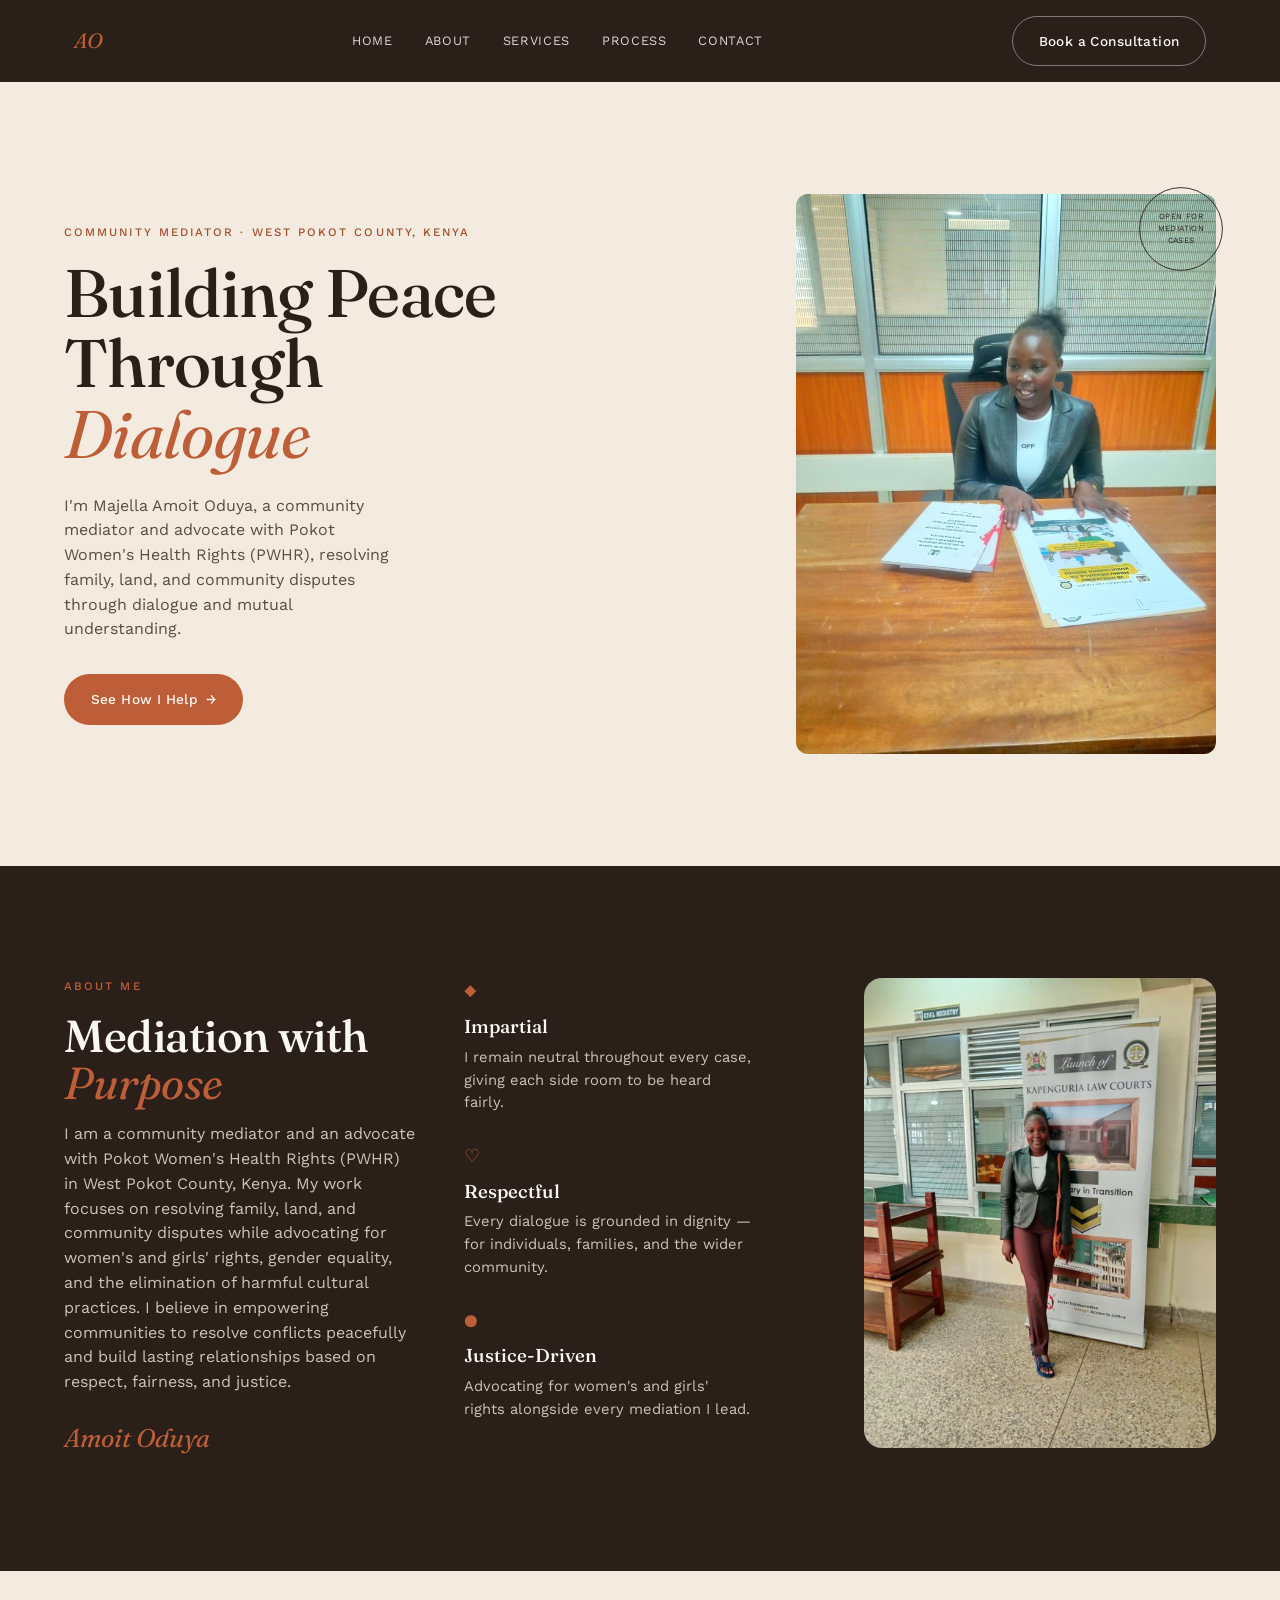
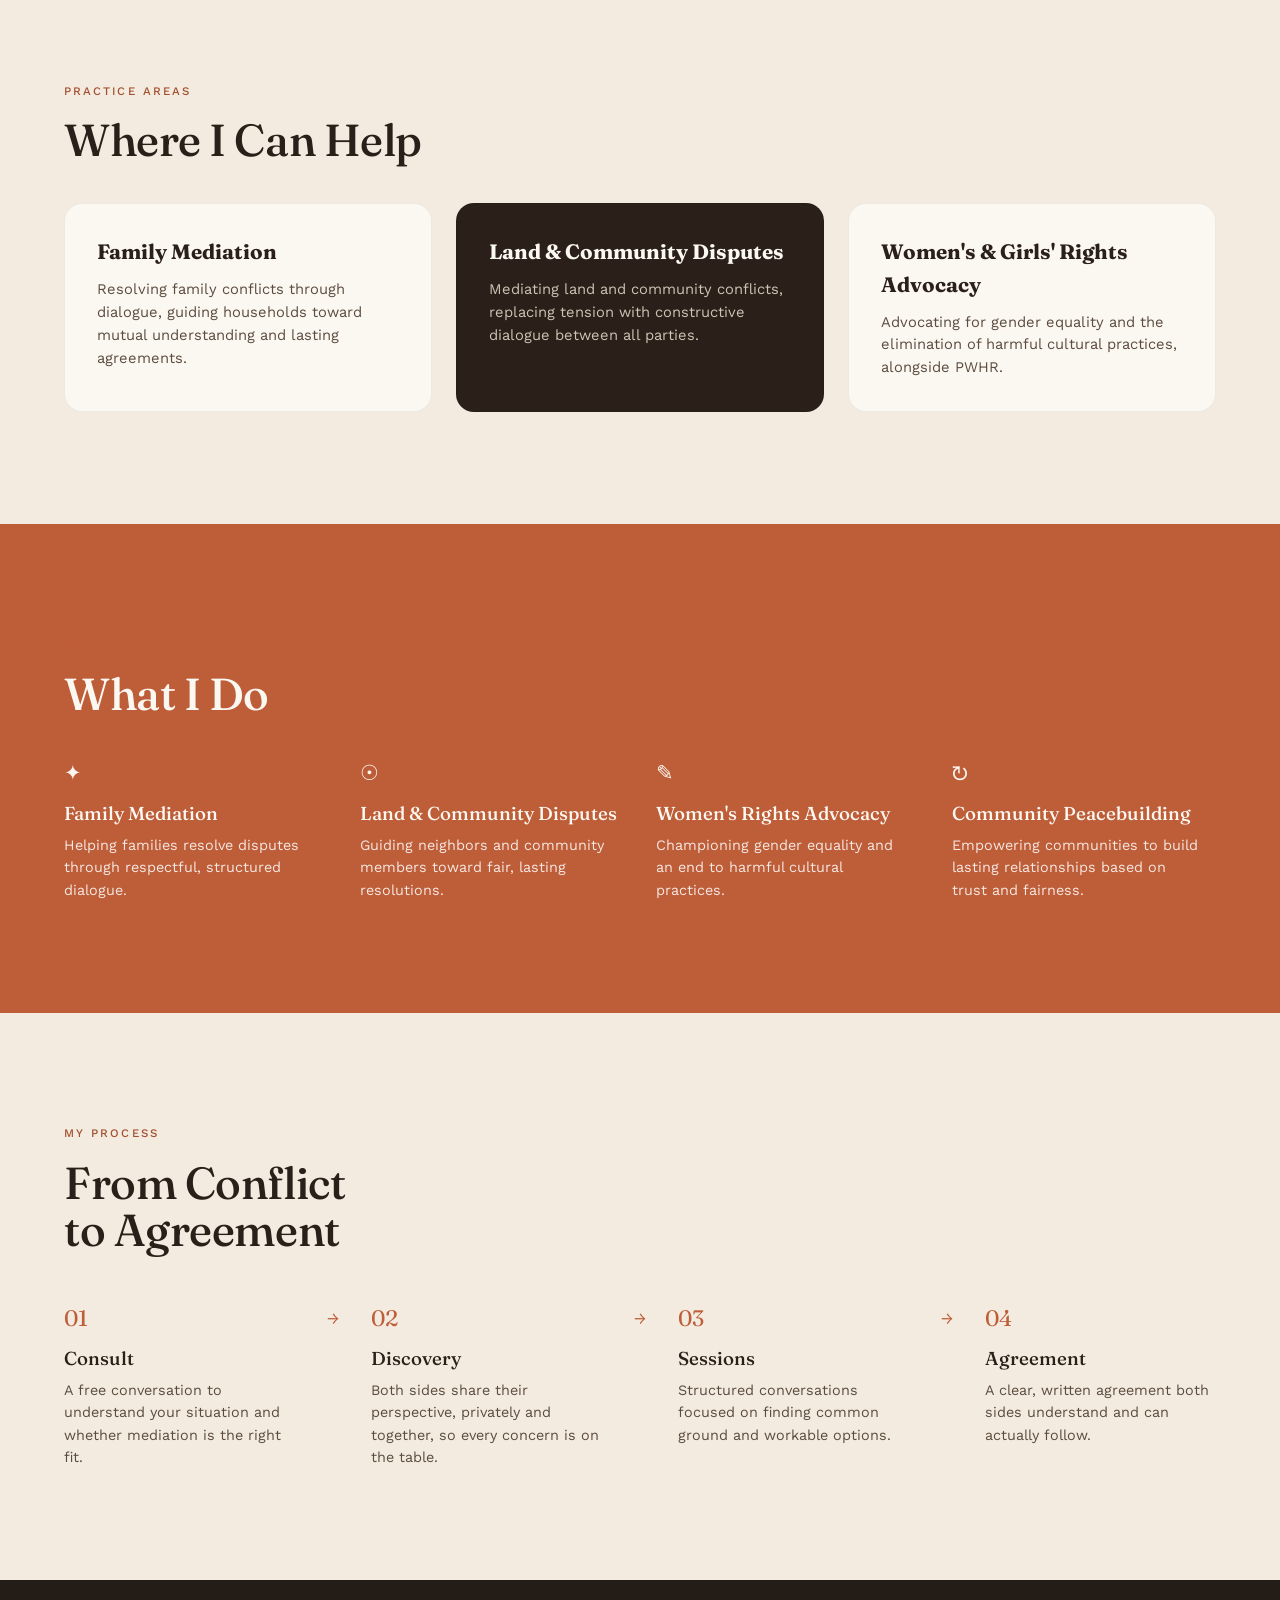
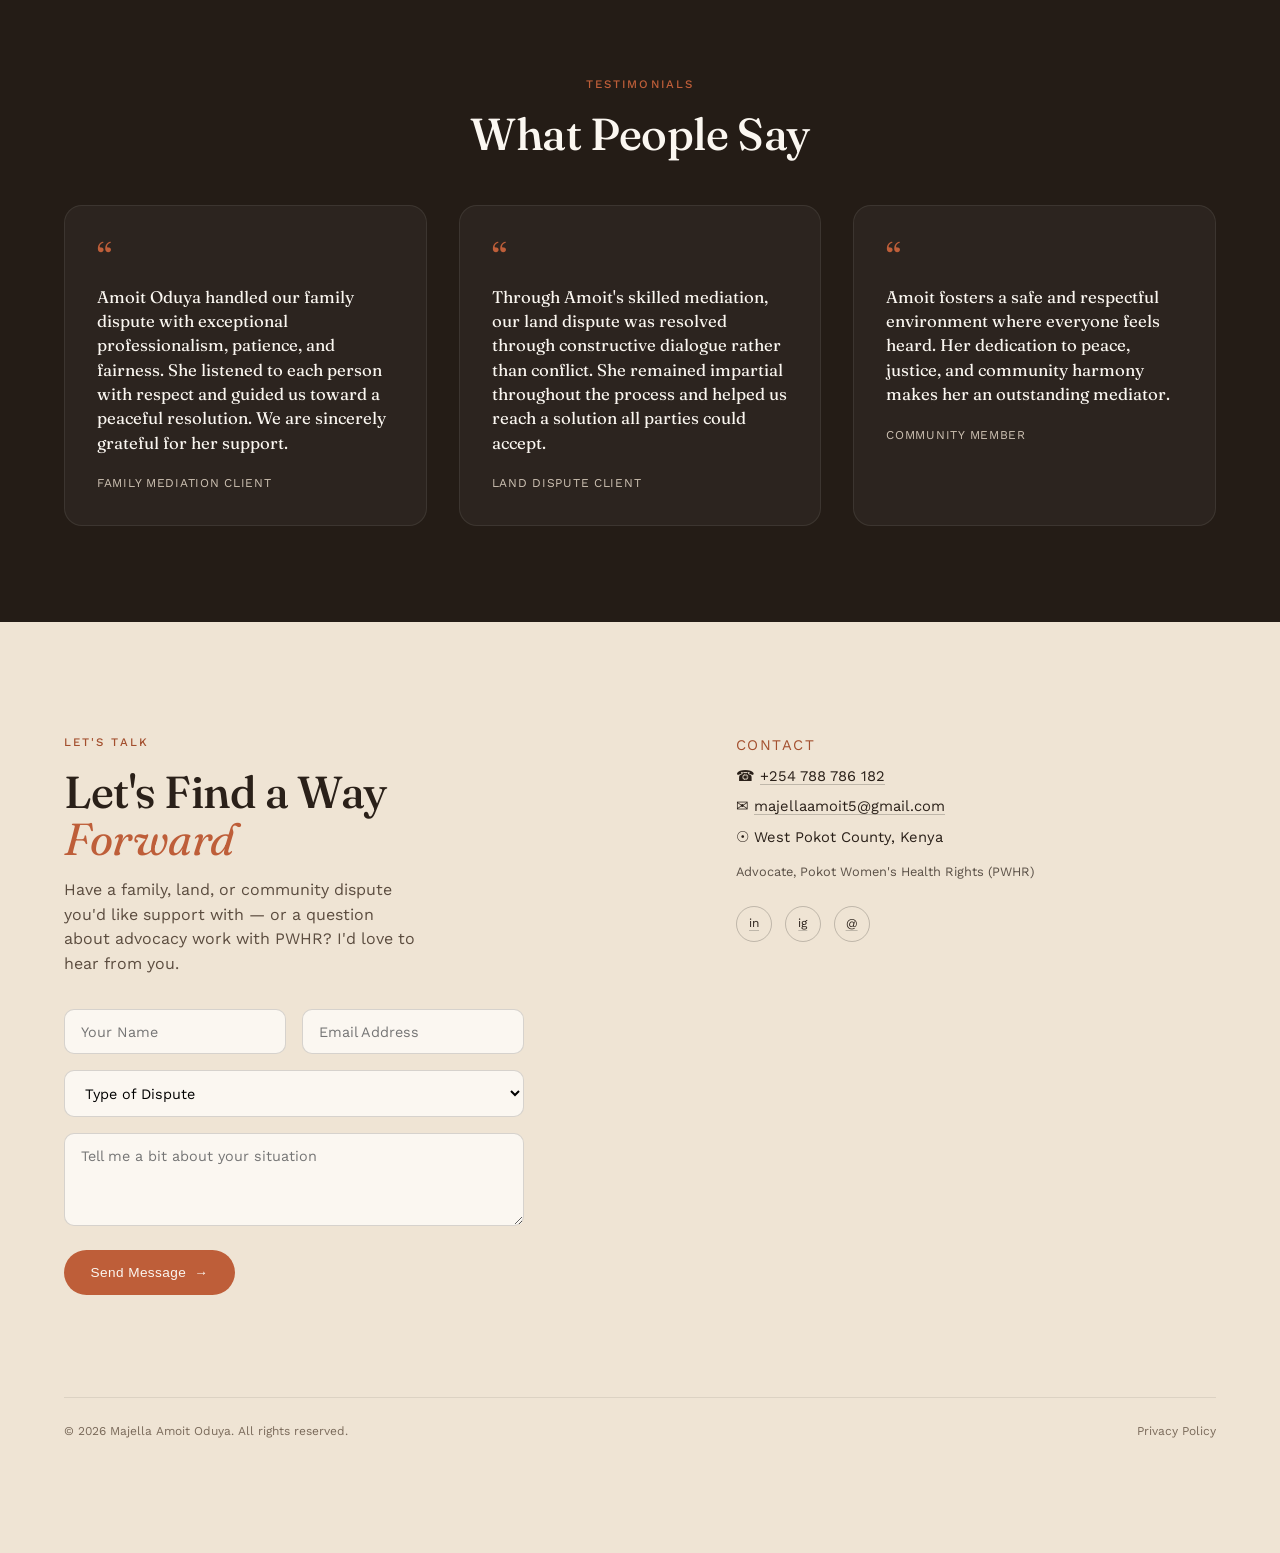
<file: index.html>
<!DOCTYPE html>
<html lang="en">
<head>
<meta charset="UTF-8" />
<meta name="viewport" content="width=device-width, initial-scale=1.0" />
<title>Majella Amoit Oduya | Community Mediator</title>
<meta name="description" content="Majella Amoit Oduya is a community mediator and advocate with Pokot Women's Health Rights (PWHR) in West Pokot County, Kenya, resolving family, land, and community disputes through peaceful dialogue." />

<!-- Google Fonts: Fraunces (display serif) + Work Sans (body/utility sans) -->
<link rel="preconnect" href="https://fonts.googleapis.com">
<link rel="preconnect" href="https://fonts.gstatic.com" crossorigin>
<link href="https://fonts.googleapis.com/css2?family=Fraunces:ital,wght@0,400;0,500;0,600;1,400;1,500&family=Work+Sans:wght@300;400;500;600&display=swap" rel="stylesheet">

<link rel="stylesheet" href="css/style.css" />

<!-- SEO / social preview tags -->
<link rel="canonical" href="https://loz16.github.io/amoit-oduya-mediator/" />
<meta name="keywords" content="community mediator, family mediation, land dispute mediation, West Pokot, Kenya, women's rights advocate, PWHR, Pokot Women's Health Rights" />
<meta property="og:title" content="Majella Amoit Oduya | Community Mediator" />
<meta property="og:description" content="Community mediator and advocate with Pokot Women's Health Rights (PWHR), resolving family, land, and community disputes through peaceful dialogue in West Pokot County, Kenya." />
<meta property="og:type" content="website" />
<meta property="og:url" content="https://loz16.github.io/amoit-oduya-mediator/" />
<meta property="og:image" content="https://loz16.github.io/amoit-oduya-mediator/images/portrait.jpg" />
<meta name="twitter:card" content="summary_large_image" />

</head>
<body>

<!-- ================= NAV ================= -->
<header class="nav">
  <div class="nav__inner">
    <a href="#home" class="nav__logo">AO</a>
    <nav class="nav__links">
      <a href="#home">Home</a>
      <a href="#about">About</a>
      <a href="#services">Services</a>
      <a href="#process">Process</a>
      <a href="#contact">Contact</a>
    </nav>
    <a href="#contact" class="btn btn--outline-light nav__cta">Book a Consultation</a>
    <button class="nav__burger" id="navBurger" aria-label="Open menu" aria-expanded="false">
      <span></span><span></span><span></span>
    </button>
  </div>
</header>

<!-- ================= HERO ================= -->
<section class="hero" id="home">
  <div class="hero__text">
    <p class="eyebrow">COMMUNITY MEDIATOR &middot; WEST POKOT COUNTY, KENYA</p>
    <h1 class="display">
      Building Peace<br />
      Through<br />
      <span class="accent-italic">Dialogue</span>
    </h1>
    <p class="hero__sub">
      I'm Majella Amoit Oduya, a community mediator and advocate with
      Pokot Women's Health Rights (PWHR), resolving family, land, and
      community disputes through dialogue and mutual understanding.
    </p>
    <a href="#services" class="btn btn--solid">See How I Help <span class="arrow">&rarr;</span></a>
  </div>

  <div class="hero__media">
    <div class="hero__blob"></div>
    <img src="images/portrait.jpg" alt="Portrait of Majella Amoit Oduya" class="hero__portrait" />
    <div class="hero__badge">
      <svg viewBox="0 0 100 100" class="hero__badge-ring">
        <circle cx="50" cy="50" r="46" fill="none" stroke="currentColor" stroke-width="1"/>
      </svg>
      <span>OPEN FOR MEDIATION CASES</span>
    </div>
  </div>
</section>

<!-- ================= ABOUT ================= -->
<section class="about" id="about">
  <div class="about__left">
    <p class="eyebrow eyebrow--light">ABOUT ME</p>
    <h2 class="display display--md">
      Mediation with<br /><span class="accent-italic">Purpose</span>
    </h2>
    <p class="about__bio">
      I am a community mediator and an advocate with Pokot Women's Health
      Rights (PWHR) in West Pokot County, Kenya. My work focuses on
      resolving family, land, and community disputes while advocating for
      women's and girls' rights, gender equality, and the elimination of
      harmful cultural practices. I believe in empowering communities to
      resolve conflicts peacefully and build lasting relationships based
      on respect, fairness, and justice.
    </p>
    <p class="signature">Amoit Oduya</p>
  </div>

  <div class="about__values">
    <div class="value">
      <span class="value__icon">&#9670;</span>
      <h3>Impartial</h3>
      <p>I remain neutral throughout every case, giving each side room to be heard fairly.</p>
    </div>
    <div class="value">
      <span class="value__icon">&#9825;</span>
      <h3>Respectful</h3>
      <p>Every dialogue is grounded in dignity — for individuals, families, and the wider community.</p>
    </div>
    <div class="value">
      <span class="value__icon">&#9679;</span>
      <h3>Justice-Driven</h3>
      <p>Advocating for women's and girls' rights alongside every mediation I lead.</p>
    </div>
  </div>

  <div class="about__image">
    <img src="images/office.jpg" alt="Mediation session space" />
  </div>
</section>

<!-- ================= PRACTICE AREAS ================= -->
<section class="practice" id="practice-areas">
  <div class="practice__head">
    <p class="eyebrow">PRACTICE AREAS</p>
    <h2 class="display display--md">Where I Can Help</h2>
  </div>

  <div class="practice__grid">
    <article class="practice__card">
      <h3>Family Mediation</h3>
      <p>Resolving family conflicts through dialogue, guiding households toward mutual understanding and lasting agreements.</p>
    </article>
    <article class="practice__card practice__card--dark">
      <h3>Land &amp; Community Disputes</h3>
      <p>Mediating land and community conflicts, replacing tension with constructive dialogue between all parties.</p>
    </article>
    <article class="practice__card">
      <h3>Women's &amp; Girls' Rights Advocacy</h3>
      <p>Advocating for gender equality and the elimination of harmful cultural practices, alongside PWHR.</p>
    </article>
  </div>
</section>

<!-- ================= SERVICES (What I Do) ================= -->
<section class="services" id="services">
  <p class="eyebrow eyebrow--light">SERVICES</p>
  <h2 class="display display--md">What I Do</h2>

  <div class="services__grid">
    <div class="service">
      <span class="service__icon">&#10022;</span>
      <h3>Family Mediation</h3>
      <p>Helping families resolve disputes through respectful, structured dialogue.</p>
    </div>
    <div class="service">
      <span class="service__icon">&#9737;</span>
      <h3>Land &amp; Community Disputes</h3>
      <p>Guiding neighbors and community members toward fair, lasting resolutions.</p>
    </div>
    <div class="service">
      <span class="service__icon">&#9998;</span>
      <h3>Women's Rights Advocacy</h3>
      <p>Championing gender equality and an end to harmful cultural practices.</p>
    </div>
    <div class="service">
      <span class="service__icon">&#8635;</span>
      <h3>Community Peacebuilding</h3>
      <p>Empowering communities to build lasting relationships based on trust and fairness.</p>
    </div>
  </div>
</section>

<!-- ================= PROCESS ================= -->
<section class="process" id="process">
  <p class="eyebrow">MY PROCESS</p>
  <h2 class="display display--md">From Conflict<br />to Agreement</h2>

  <div class="process__steps">
    <div class="step">
      <span class="step__num">01</span>
      <h3>Consult</h3>
      <p>A free conversation to understand your situation and whether mediation is the right fit.</p>
    </div>
    <div class="step__arrow">&rarr;</div>
    <div class="step">
      <span class="step__num">02</span>
      <h3>Discovery</h3>
      <p>Both sides share their perspective, privately and together, so every concern is on the table.</p>
    </div>
    <div class="step__arrow">&rarr;</div>
    <div class="step">
      <span class="step__num">03</span>
      <h3>Sessions</h3>
      <p>Structured conversations focused on finding common ground and workable options.</p>
    </div>
    <div class="step__arrow">&rarr;</div>
    <div class="step">
      <span class="step__num">04</span>
      <h3>Agreement</h3>
      <p>A clear, written agreement both sides understand and can actually follow.</p>
    </div>
  </div>
</section>

<!-- ================= TESTIMONIALS ================= -->
<section class="testimonial">
  <p class="eyebrow eyebrow--light" style="text-align:center;">TESTIMONIALS</p>
  <h2 class="display display--md testimonial__head">What People Say</h2>

  <div class="testimonial__grid">
    <article class="testimonial__card">
      <p class="testimonial__quote-mark">&#8220;</p>
      <blockquote>
        Amoit Oduya handled our family dispute with exceptional
        professionalism, patience, and fairness. She listened to each
        person with respect and guided us toward a peaceful resolution.
        We are sincerely grateful for her support.
      </blockquote>
      <p class="testimonial__role">Family Mediation Client</p>
    </article>

    <article class="testimonial__card">
      <p class="testimonial__quote-mark">&#8220;</p>
      <blockquote>
        Through Amoit's skilled mediation, our land dispute was resolved
        through constructive dialogue rather than conflict. She remained
        impartial throughout the process and helped us reach a solution
        all parties could accept.
      </blockquote>
      <p class="testimonial__role">Land Dispute Client</p>
    </article>

    <article class="testimonial__card">
      <p class="testimonial__quote-mark">&#8220;</p>
      <blockquote>
        Amoit fosters a safe and respectful environment where everyone
        feels heard. Her dedication to peace, justice, and community
        harmony makes her an outstanding mediator.
      </blockquote>
      <p class="testimonial__role">Community Member</p>
    </article>
  </div>
</section>

<!-- ================= CONTACT / FOOTER ================= -->
<footer class="contact" id="contact">
  <div class="contact__left">
    <p class="eyebrow">LET'S TALK</p>
    <h2 class="display display--md">
      Let's Find a Way<br /><span class="accent-italic">Forward</span>
    </h2>
    <p class="contact__sub">
      Have a family, land, or community dispute you'd like support with —
      or a question about advocacy work with PWHR? I'd love to hear from you.
    </p>

    <form class="contact__form" id="contactForm" action="https://formspree.io/f/xqeredrn" method="POST">
      <div class="form__row">
        <input type="text" name="name" placeholder="Your Name" required />
        <input type="email" name="email" placeholder="Email Address" required />
      </div>
      <select name="dispute_type" required>
        <option value="" disabled selected>Type of Dispute</option>
        <option>Family Dispute</option>
        <option>Land Dispute</option>
        <option>Community Dispute</option>
        <option>Women's / Girls' Rights Matter</option>
        <option>Other</option>
      </select>
      <textarea name="message" placeholder="Tell me a bit about your situation" rows="4" required></textarea>
      <button type="submit" class="btn btn--solid">Send Message <span class="arrow">&rarr;</span></button>
      <p class="contact__form-status" id="formStatus" role="status"></p>
    </form>
  </div>

  <div class="contact__right">
    <p class="contact__label">CONTACT</p>
    <p>&#9742; <a href="tel:+254788786182">+254 788 786 182</a></p>
    <p>&#9993; <a href="mailto:majellaamoit5@gmail.com">majellaamoit5@gmail.com</a></p>
    <p>&#9737; West Pokot County, Kenya</p>
    <p style="margin-top:0.8rem; font-size:0.8rem; opacity:0.75;">Advocate, Pokot Women's Health Rights (PWHR)</p>

    <div class="contact__social">
      <a href="#" aria-label="LinkedIn">in</a>
      <a href="#" aria-label="Instagram">ig</a>
      <a href="#" aria-label="Email">@</a>
    </div>
  </div>

  <div class="footer__bottom">
    <p>&copy; 2026 Majella Amoit Oduya. All rights reserved.</p>
    <a href="#">Privacy Policy</a>
  </div>
</footer>

<script src="js/main.js"></script>
</body>
</html>
</file>
<file: css/style.css>
/* ==========================================================
   DESIGN TOKENS
   Palette pulled directly from the reference: warm cream base,
   espresso-dark contrast sections, one terracotta accent.
   ========================================================== */
:root {
  --cream:      #F3EBDF;
  --cream-2:    #EFE4D4;
  --espresso:   #2A2019;
  --espresso-2: #241C16;
  --terracotta: #BE5E39;
  --terracotta-dark: #A34F2E;
  --ink:        #2A2019;
  --paper:      #FBF7F1;

  --font-display: "Fraunces", serif;
  --font-body: "Work Sans", sans-serif;

  --max-width: 1180px;
  --radius-pill: 999px;
  --radius-md: 18px;
}

/* ==========================================================
   RESET / BASE
   ========================================================== */
* { box-sizing: border-box; margin: 0; padding: 0; }

html { scroll-behavior: smooth; }

body {
  font-family: var(--font-body);
  color: var(--ink);
  background: var(--cream);
  line-height: 1.55;
  -webkit-font-smoothing: antialiased;
}

img { max-width: 100%; display: block; }

a { color: inherit; text-decoration: none; }

section, header, footer { position: relative; }

/* Shared section padding rhythm */
.hero, .about, .practice, .services, .process, .contact {
  padding: 5rem 1.5rem;
}
@media (min-width: 900px) {
  .hero, .about, .practice, .services, .process, .contact {
    padding: 7rem 4rem;
  }
}

/* Typography helpers */
.eyebrow {
  font-size: 0.72rem;
  letter-spacing: 0.18em;
  text-transform: uppercase;
  color: var(--terracotta-dark);
  font-weight: 500;
  margin-bottom: 1rem;
}
.eyebrow--light { color: var(--terracotta); }

.display {
  font-family: var(--font-display);
  font-weight: 500;
  line-height: 1.05;
  font-size: clamp(2.4rem, 6vw, 4.2rem);
  letter-spacing: -0.01em;
}
.display--md { font-size: clamp(2rem, 4.2vw, 2.8rem); }

.accent-italic {
  font-style: italic;
  color: var(--terracotta);
  font-weight: 400;
}

.signature {
  font-family: var(--font-display);
  font-style: italic;
  font-size: 1.6rem;
  color: var(--terracotta);
  margin-top: 1.5rem;
}

/* Buttons */
.btn {
  display: inline-flex;
  align-items: center;
  gap: 0.5rem;
  padding: 0.85rem 1.6rem;
  border-radius: var(--radius-pill);
  font-size: 0.85rem;
  letter-spacing: 0.03em;
  font-weight: 500;
  border: 1px solid transparent;
  cursor: pointer;
  transition: transform 0.15s ease, background 0.2s ease, color 0.2s ease;
}
.btn:hover { transform: translateY(-2px); }
.btn--solid {
  background: var(--terracotta);
  color: var(--paper);
}
.btn--solid:hover { background: var(--terracotta-dark); }
.btn--outline-light {
  border-color: rgba(255,255,255,0.4);
  color: var(--paper);
}
.btn--outline-light:hover { background: rgba(255,255,255,0.1); }
.arrow { transition: transform 0.15s ease; }
.btn:hover .arrow { transform: translateX(3px); }

/* ==========================================================
   NAV
   ========================================================== */
.nav {
  background: var(--espresso);
  color: var(--paper);
  position: sticky;
  top: 0;
  z-index: 50;
}
.nav__inner {
  max-width: var(--max-width);
  margin: 0 auto;
  display: flex;
  align-items: center;
  justify-content: space-between;
  padding: 1rem 1.5rem;
}
.nav__logo {
  font-family: var(--font-display);
  font-style: italic;
  color: var(--terracotta);
  font-size: 1.3rem;
}
.nav__links {
  display: none;
  gap: 2rem;
  font-size: 0.8rem;
  letter-spacing: 0.05em;
  text-transform: uppercase;
}
.nav__links a { opacity: 0.85; }
.nav__links a:hover { opacity: 1; color: var(--terracotta); }
.nav__cta { display: none; }
.nav__burger {
  background: none;
  border: none;
  width: 28px;
  height: 20px;
  position: relative;
  cursor: pointer;
}
.nav__burger span {
  position: absolute;
  left: 0; right: 0;
  height: 2px;
  background: var(--paper);
}
.nav__burger span:nth-child(1) { top: 0; }
.nav__burger span:nth-child(2) { top: 9px; }
.nav__burger span:nth-child(3) { top: 18px; }

@media (min-width: 900px) {
  .nav__links { display: flex; }
  .nav__cta { display: inline-flex; }
  .nav__burger { display: none; }
}

/* ==========================================================
   HERO
   ========================================================== */
.hero {
  display: flex;
  flex-direction: column;
  gap: 3rem;
  align-items: center;
  background: var(--cream);
}
.hero__sub {
  max-width: 34ch;
  margin: 1.5rem 0 2rem;
  color: #5b4c3f;
}
.hero__media {
  position: relative;
  width: 100%;
  max-width: 420px;
}
.hero__blob {
  position: absolute;
  inset: 8% 8% 8% 20%;
  background: var(--terracotta);
  border-radius: 50%;
  z-index: 0;
}
.hero__portrait {
  position: relative;
  z-index: 1;
  border-radius: 12px;
  width: 100%;
}
.hero__badge {
  position: absolute;
  top: -10px;
  right: -10px;
  width: 90px;
  height: 90px;
  z-index: 2;
  color: var(--ink);
  display: none;
}
.hero__badge span {
  position: absolute;
  inset: 0;
  display: flex;
  align-items: center;
  justify-content: center;
  text-align: center;
  font-size: 0.5rem;
  letter-spacing: 0.05em;
  padding: 1rem;
}

@media (min-width: 900px) {
  .hero { flex-direction: row; justify-content: space-between; text-align: left; }
  .hero__text { flex: 1; }
  .hero__media { flex: 1; }
  .hero__badge { display: block; }
}

/* ==========================================================
   ABOUT (dark section)
   ========================================================== */
.about {
  background: var(--espresso);
  color: var(--paper);
  display: grid;
  gap: 3rem;
  grid-template-columns: 1fr;
}
.about__bio { color: #cfc3b4; max-width: 42ch; margin-top: 1rem; }
.value { margin-bottom: 1.8rem; }
.value__icon { color: var(--terracotta); font-size: 1.1rem; }
.value h3 { font-family: var(--font-display); font-weight: 500; margin: 0.4rem 0 0.3rem; }
.value p { color: #cfc3b4; font-size: 0.92rem; max-width: 32ch; }
.about__image img { border-radius: var(--radius-md); }

@media (min-width: 900px) {
  .about {
    grid-template-columns: 1fr 1fr 1fr;
    align-items: start;
  }
}

/* ==========================================================
   PRACTICE AREAS
   ========================================================== */
.practice__head { margin-bottom: 2.5rem; }
.practice__grid {
  display: grid;
  gap: 1.5rem;
  grid-template-columns: 1fr;
}
.practice__card {
  background: var(--paper);
  border-radius: var(--radius-md);
  padding: 2rem;
  border: 1px solid rgba(0,0,0,0.06);
}
.practice__card h3 {
  font-family: var(--font-display);
  font-size: 1.3rem;
  margin-bottom: 0.6rem;
}
.practice__card p { color: #5b4c3f; font-size: 0.92rem; }
.practice__card--dark {
  background: var(--espresso);
  color: var(--paper);
}
.practice__card--dark p { color: #cfc3b4; }

@media (min-width: 900px) {
  .practice__grid { grid-template-columns: repeat(3, 1fr); }
}

/* ==========================================================
   SERVICES (terracotta section)
   ========================================================== */
.services {
  background: var(--terracotta);
  color: var(--paper);
}
.services__grid {
  margin-top: 2.5rem;
  display: grid;
  gap: 2rem;
  grid-template-columns: 1fr;
}
.service__icon { font-size: 1.3rem; }
.service h3 {
  font-family: var(--font-display);
  font-weight: 500;
  margin: 0.6rem 0 0.4rem;
}
.service p { font-size: 0.9rem; color: rgba(255,255,255,0.85); max-width: 28ch; }

@media (min-width: 900px) {
  .services__grid { grid-template-columns: repeat(4, 1fr); }
}

/* ==========================================================
   PROCESS
   ========================================================== */
.process { background: var(--cream); }
.process__steps {
  margin-top: 3rem;
  display: grid;
  gap: 2rem;
  grid-template-columns: 1fr;
  align-items: start;
}
.step__num {
  font-family: var(--font-display);
  color: var(--terracotta);
  font-size: 1.4rem;
  display: block;
  margin-bottom: 0.5rem;
}
.step h3 { font-family: var(--font-display); font-weight: 500; margin-bottom: 0.4rem; }
.step p { font-size: 0.9rem; color: #5b4c3f; max-width: 26ch; }
.step__arrow { display: none; color: var(--terracotta); }

@media (min-width: 900px) {
  .process__steps {
    grid-template-columns: 1fr auto 1fr auto 1fr auto 1fr;
  }
  .step__arrow { display: block; margin-top: 0.4rem; }
}

/* ==========================================================
   TESTIMONIAL
   ========================================================== */
.testimonial {
  background: var(--espresso-2);
  color: var(--paper);
  padding: 4rem 1.5rem;
  text-align: center;
}
.testimonial__head { margin-bottom: 3rem; }
.testimonial__grid {
  display: grid;
  gap: 2rem;
  grid-template-columns: 1fr;
  text-align: left;
  max-width: var(--max-width);
  margin: 0 auto;
}
.testimonial__card {
  background: rgba(255,255,255,0.04);
  border: 1px solid rgba(255,255,255,0.08);
  border-radius: var(--radius-md);
  padding: 2rem;
}
.testimonial__quote-mark {
  font-family: var(--font-display);
  color: var(--terracotta);
  font-size: 2.4rem;
  line-height: 1;
  margin-bottom: 0.5rem;
}
.testimonial blockquote {
  font-family: var(--font-display);
  font-size: 1.05rem;
  font-weight: 400;
  line-height: 1.45;
  margin-bottom: 1.2rem;
}
.testimonial__role {
  font-size: 0.75rem;
  letter-spacing: 0.06em;
  text-transform: uppercase;
  color: #cfc3b4;
}

@media (min-width: 900px) {
  .testimonial { padding: 6rem 4rem; }
  .testimonial__head { text-align: center; }
  .testimonial__grid { grid-template-columns: repeat(3, 1fr); }
}

/* ==========================================================
   CONTACT / FOOTER
   ========================================================== */
.contact {
  background: var(--cream-2);
  display: grid;
  gap: 3rem;
  grid-template-columns: 1fr;
}
.contact__sub { color: #5b4c3f; max-width: 36ch; margin: 1rem 0 2rem; }

.contact__form {
  display: flex;
  flex-direction: column;
  gap: 1rem;
  max-width: 460px;
}
.form__row { display: flex; gap: 1rem; flex-wrap: wrap; }
.form__row input { flex: 1; min-width: 140px; }

.contact__form input,
.contact__form select,
.contact__form textarea {
  font-family: var(--font-body);
  padding: 0.85rem 1rem;
  border-radius: 10px;
  border: 1px solid rgba(0,0,0,0.15);
  background: var(--paper);
  font-size: 0.9rem;
}
.contact__form button { align-self: flex-start; margin-top: 0.5rem; }
.contact__form-status {
  font-size: 0.85rem;
  margin-top: 0.4rem;
  min-height: 1.2em;
}
.contact__form-status--success { color: #3f7a4e; }
.contact__form-status--error { color: #b3422f; }

.contact__label { font-size: 0.75rem; letter-spacing: 0.1em; color: var(--terracotta-dark); margin-bottom: 0.8rem; }
.contact__right p { font-size: 0.92rem; margin-bottom: 0.5rem; }
.contact__right a { text-decoration: underline; text-decoration-color: rgba(0,0,0,0.2); text-underline-offset: 3px; }
.contact__right a:hover { color: var(--terracotta-dark); }
.contact__social { display: flex; gap: 0.8rem; margin-top: 1.5rem; }
.contact__social a {
  width: 36px; height: 36px;
  border-radius: 50%;
  border: 1px solid rgba(0,0,0,0.2);
  display: flex;
  align-items: center;
  justify-content: center;
  font-size: 0.75rem;
}

.footer__bottom {
  grid-column: 1 / -1;
  display: flex;
  justify-content: space-between;
  flex-wrap: wrap;
  gap: 0.5rem;
  font-size: 0.75rem;
  color: #7a6a5a;
  border-top: 1px solid rgba(0,0,0,0.08);
  padding-top: 1.5rem;
  margin-top: 1rem;
}

@media (min-width: 900px) {
  .contact { grid-template-columns: 1.3fr 1fr; }
}

/* Respect reduced motion preference */
@media (prefers-reduced-motion: reduce) {
  html { scroll-behavior: auto; }
  .btn, .arrow { transition: none; }
}

/* Visible keyboard focus */
a:focus-visible, button:focus-visible, input:focus-visible, select:focus-visible, textarea:focus-visible {
  outline: 2px solid var(--terracotta);
  outline-offset: 2px;
}
</file>
